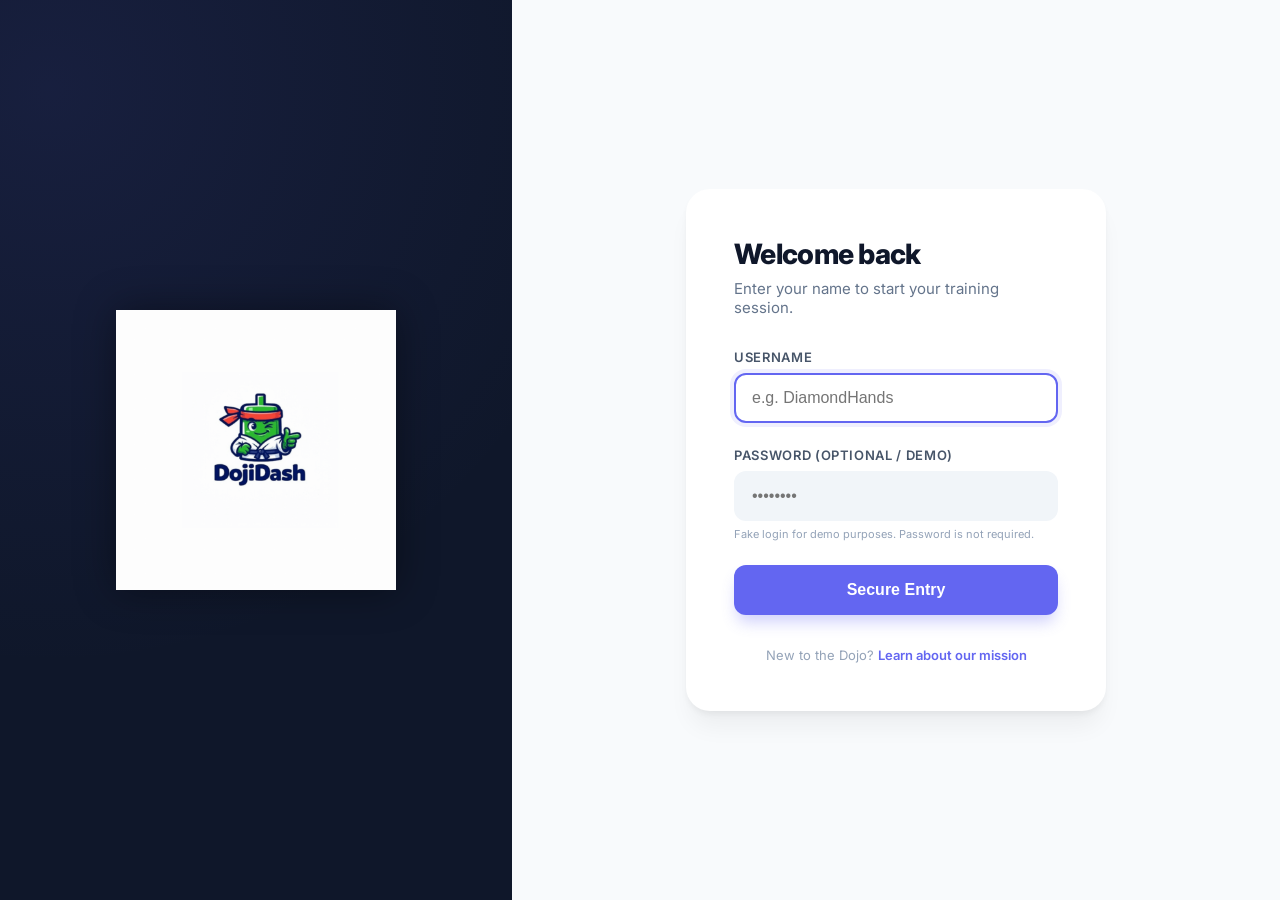
<file: learn.html>
<!DOCTYPE html>
<html lang="en">
<head>
<meta charset="UTF-8" />
<meta name="viewport" content="width=device-width, initial-scale=1.0" />
<title>Trading Intuition Trainer</title>
<link rel="preconnect" href="https://fonts.googleapis.com" />
<link href="https://fonts.googleapis.com/css2?family=Syne:wght@400;600;700;800&family=IBM+Plex+Mono:wght@400;500&display=swap" rel="stylesheet" />
<style>
  :root {
    --bg: #fcfcfd;
    --surface: #ffffff;
    --surface2: #f1f5f9;
    --border: rgba(0, 0, 0, 0.06);
    --accent: #6366f1; /* Indigo */
    --accent2: #47c8ff;
    --accent3: #ff6b47;
    --text: #0f172a;
    --text-dim: #64748b;
    --text-muted: #94a3b8;
    --green: #10b981;
    --red: #ef4444;
    --radius: 12px;
    --font-display: 'Inter', -apple-system, sans-serif;
    --font-mono: 'IBM Plex Mono', monospace;
  }

  *, *::before, *::after { box-sizing: border-box; margin: 0; padding: 0; }

  html { font-size: 16px; scroll-behavior: smooth; }

  /* ── CLEAN LAYOUT (No Noise) ── */
  body {
    background: var(--bg);
    color: var(--text);
    font-family: var(--font-display);
    min-height: 100vh;
    display: flex;
    flex-direction: column;
    overflow-x: hidden;
  }

  /* ── TOP NAV (Unified) ── */
  .top-nav {
    height: 72px;
    background: #0f172a;
    border-bottom: 1px solid rgba(255,255,255,0.1);
    display: flex;
    justify-content: space-between;
    align-items: center;
    padding: 0 40px;
    position: sticky;
    top: 0;
    z-index: 1000;
  }

  .nav-user {
    display: flex;
    align-items: center;
    justify-content: space-between;
    width: 100%;
    gap: 16px;
    font-size: 14px;
    font-weight: 500;
    color: rgba(255,255,255,0.7);
  }

  .nav-user strong { color: #fff; font-weight: 700; }

  .logout-link {
    color: #fff;
    text-decoration: none;
    font-size: 11px;
    font-weight: 700;
    text-transform: uppercase;
    letter-spacing: 0.1em;
    padding: 8px 16px;
    border: 1px solid rgba(255,255,255,0.2);
    border-radius: 8px;
    transition: all 0.2s ease;
    cursor: pointer;
    background: rgba(255,255,255,0.05);
  }

  .logout-link:hover {
    border-color: #ef4444;
    color: #fff;
    background: #ef4444;
  }

  .logo {
    font-size: 13px; font-weight: 700; letter-spacing: 0.18em;
    text-transform: uppercase; color: var(--accent);
    font-family: var(--font-mono);
  }

  .unit-tabs {
    display: flex; gap: 4px;
  }

  .unit-tab {
    padding: 6px 16px;
    border-radius: 6px;
    font-size: 12px; font-weight: 700; letter-spacing: 0.1em;
    text-transform: uppercase;
    background: transparent;
    border: 1px solid var(--border);
    color: var(--text-dim);
    cursor: pointer;
    font-family: var(--font-display);
    transition: all 0.2s;
  }

  .unit-tab.active {
    background: var(--accent);
    border-color: var(--accent);
    color: #000;
  }

  .unit-tab.locked {
    opacity: 0.3;
    cursor: not-allowed;
  }

  .unit-tab.unlocked:hover {
    border-color: var(--accent);
    color: var(--accent);
  }

  /* ── MAIN LAYOUT ── */
  .main {
    flex: 1;
    display: grid;
    grid-template-columns: 280px 1fr;
    gap: 0;
    max-width: 1200px;
    margin: 0 auto;
    width: 100%;
    padding: 40px 32px;
    gap: 32px;
  }

  /* ── SIDEBAR ── */
  .sidebar {
    display: flex; flex-direction: column; gap: 8px;
    background: white;
    padding: 24px;
    border-radius: 16px;
    border: 1px solid var(--border);
    box-shadow: 0 4px 6px -1px rgba(0,0,0,0.05);
  }

  .sidebar-label {
    font-size: 10px; font-weight: 700; letter-spacing: 0.15em;
    text-transform: uppercase; color: var(--text-dim);
    margin-bottom: 8px;
  }

  .lesson-nav-item {
    padding: 12px 14px;
    border-radius: 10px;
    border: 1px solid transparent;
    cursor: pointer;
    transition: all 0.2s;
    display: flex; align-items: center; gap: 12px;
  }

  .lesson-nav-item:hover { background: #f8fafc; }

  .lesson-nav-item.active {
    background: #f1f5f9;
    border-color: rgba(99, 102, 241, 0.1);
  }

  .lesson-nav-item.completed .nav-dot { background: var(--green); }
  .lesson-nav-item.question-type .nav-dot { background: var(--accent2); }

  .nav-dot {
    width: 6px; height: 6px;
    border-radius: 50%;
    background: #cbd5e1;
    flex-shrink: 0;
  }

  .nav-item-label {
    font-size: 13px; color: var(--text-dim);
    font-weight: 500;
  }

  .lesson-nav-item.active .nav-item-label { color: var(--accent); font-weight: 600; }
  .lesson-nav-item.active .nav-dot { background: var(--accent); }

  /* ── CONTENT AREA ── */
  .content-area {
    display: flex; flex-direction: column; gap: 32px;
    min-height: 0;
  }

  /* ── UNIT HEADER ── */
  .unit-header {
    display: flex; align-items: flex-start; justify-content: space-between;
    gap: 16px;
  }

  .unit-number {
    font-family: var(--font-mono);
    font-size: 11px; color: var(--accent);
    letter-spacing: 0.15em; text-transform: uppercase;
    margin-bottom: 6px;
  }

  .unit-title {
    font-size: 32px; font-weight: 800; line-height: 1.1;
    letter-spacing: -0.02em;
  }

  .progress-ring {
    flex-shrink: 0;
    width: 56px; height: 56px;
    position: relative;
  }

  .progress-ring svg { transform: rotate(-90deg); }

  .progress-ring circle {
    fill: none;
    stroke-width: 3;
  }

  .ring-bg { stroke: var(--border); }
  .ring-fill {
    stroke: var(--accent);
    stroke-linecap: round;
    transition: stroke-dashoffset 0.4s ease;
  }

  .ring-label {
    position: absolute; inset: 0;
    display: flex; align-items: center; justify-content: center;
    font-size: 11px; font-weight: 700;
    font-family: var(--font-mono);
    color: var(--accent);
  }

  /* ── CHART PLACEHOLDER ── */
  .chart-placeholder {
    width: 100%;
    aspect-ratio: 16/9;
    background: var(--surface);
    border: 1px solid var(--border);
    border-radius: var(--radius);
    position: relative;
    overflow: hidden;
    display: flex; align-items: center; justify-content: center;
  }

  .chart-placeholder canvas {
    position: absolute; inset: 0;
    width: 100%; height: 100%;
  }

  .chart-label {
    font-family: var(--font-mono);
    font-size: 11px; color: var(--text-muted);
    letter-spacing: 0.1em; text-transform: uppercase;
    z-index: 2;
  }

  /* ── LESSON CARD ── */
  .lesson-card {
    background: var(--surface);
    border: 1px solid var(--border);
    border-radius: 20px;
    padding: 32px 40px;
    display: none;
    box-shadow: 0 4px 6px -1px rgba(0,0,0,0.05);
    animation: cardIn 0.4s cubic-bezier(0.16, 1, 0.3, 1);
  }

  .lesson-card.visible { display: block; }

  @keyframes cardIn {
    from { opacity: 0; transform: translateY(8px); }
    to   { opacity: 1; transform: translateY(0); }
  }

  .card-eyebrow {
    font-family: var(--font-mono);
    font-size: 10px; font-weight: 500;
    letter-spacing: 0.15em; text-transform: uppercase;
    color: var(--text-muted); margin-bottom: 12px;
  }

  .card-eyebrow span { color: var(--accent); }

  .lesson-text {
    font-size: 17px; line-height: 1.65;
    color: var(--text);
    font-weight: 400;
  }

  /* ── INTRO CARD ── */
  .intro-card {
    background: linear-gradient(135deg, var(--surface) 0%, var(--surface2) 100%);
    border: 1px solid var(--border);
    border-radius: var(--radius);
    padding: 28px 32px;
    display: none;
  }

  .intro-card.visible { display: block; }

  .intro-intro { font-size: 15px; line-height: 1.7; color: var(--text); margin-bottom: 20px; }

  .intro-grid {
    display: grid; grid-template-columns: 1fr 1fr 1fr; gap: 16px;
    margin-top: 20px;
  }

  .intro-block {
    background: var(--bg);
    border: 1px solid var(--border);
    border-radius: 8px;
    padding: 16px;
  }

  .intro-block-label {
    font-family: var(--font-mono);
    font-size: 9px; letter-spacing: 0.18em; text-transform: uppercase;
    color: var(--text-muted); margin-bottom: 8px;
  }

  .intro-block-label.learn { color: var(--accent); }
  .intro-block-label.matters { color: var(--accent2); }
  .intro-block-label.unlocks { color: var(--accent3); }

  .intro-block p { font-size: 13px; line-height: 1.55; color: var(--text-dim); }

  /* ── QUESTION CARD ── */
  .question-card {
    background: var(--surface);
    border: 1px solid var(--border);
    border-radius: var(--radius);
    padding: 28px 32px;
    display: none;
  }

  .question-card.visible { display: block; animation: cardIn 0.3s ease; }

  .question-badge {
    display: inline-flex; align-items: center; gap: 6px;
    background: rgba(71,200,255,0.1);
    border: 1px solid rgba(71,200,255,0.25);
    border-radius: 6px;
    padding: 4px 10px;
    font-family: var(--font-mono);
    font-size: 10px; letter-spacing: 0.12em; text-transform: uppercase;
    color: var(--accent2);
    margin-bottom: 16px;
  }

  .question-text {
    font-size: 18px; font-weight: 600; line-height: 1.5;
    margin-bottom: 20px;
    color: var(--text);
  }

  .options-list {
    display: flex; flex-direction: column; gap: 10px;
    margin-bottom: 24px;
  }

  .option-btn {
    background: var(--bg);
    border: 1px solid var(--border);
    border-radius: 8px;
    padding: 14px 18px;
    text-align: left;
    cursor: pointer;
    font-family: var(--font-display);
    font-size: 14px; color: var(--text-dim);
    transition: all 0.15s;
    display: flex; align-items: center; gap: 12px;
  }

  .option-btn:hover:not(:disabled) {
    border-color: var(--accent2);
    color: var(--text);
    background: rgba(71,200,255,0.04);
  }

  .option-btn.selected {
    border-color: var(--accent2);
    color: var(--text);
    background: rgba(71,200,255,0.08);
  }

  .option-btn.correct {
    border-color: var(--green);
    background: rgba(74,222,128,0.08);
    color: var(--green);
  }

  .option-btn.wrong {
    border-color: var(--red);
    background: rgba(248,113,113,0.08);
    color: var(--red);
  }

  .option-letter {
    width: 22px; height: 22px;
    border-radius: 4px;
    background: var(--surface2);
    display: flex; align-items: center; justify-content: center;
    font-family: var(--font-mono);
    font-size: 11px; font-weight: 500;
    flex-shrink: 0;
  }

  .feedback-strip {
    padding: 12px 16px;
    border-radius: 8px;
    font-size: 13px; line-height: 1.5;
    margin-bottom: 8px;
    display: none;
  }

  .feedback-strip.correct { background: rgba(74,222,128,0.1); border: 1px solid rgba(74,222,128,0.25); color: var(--green); }
  .feedback-strip.wrong   { background: rgba(248,113,113,0.1); border: 1px solid rgba(248,113,113,0.25); color: var(--red); }
  .feedback-strip.visible { display: block; }

  /* ── COMPLETE SCREEN ── */
  .complete-screen {
    display: none;
    flex-direction: column; align-items: center; justify-content: center;
    text-align: center; padding: 60px 32px;
    background: var(--surface);
    border: 1px solid var(--border);
    border-radius: var(--radius);
    animation: cardIn 0.4s ease;
  }

  .complete-screen.visible { display: flex; }

  .complete-icon {
    width: 72px; height: 72px;
    background: var(--accent);
    border-radius: 50%;
    display: flex; align-items: center; justify-content: center;
    margin-bottom: 24px;
    font-size: 32px;
  }

  .complete-title {
    font-size: 28px; font-weight: 800; margin-bottom: 12px;
    letter-spacing: -0.02em;
  }

  .complete-subtitle {
    font-size: 15px; color: var(--text-dim);
    max-width: 400px; line-height: 1.6; margin-bottom: 32px;
  }

  .complete-unlocks {
    background: rgba(232,255,71,0.06);
    border: 1px solid rgba(232,255,71,0.2);
    border-radius: 8px;
    padding: 16px 24px;
    font-size: 13px; color: var(--accent);
    margin-bottom: 32px;
    max-width: 400px;
    font-family: var(--font-mono);
  }

  .score-row {
    display: flex; gap: 32px; margin-bottom: 32px;
  }

  .score-item {
    display: flex; flex-direction: column; align-items: center; gap: 4px;
  }

  .score-num {
    font-size: 36px; font-weight: 800;
    font-family: var(--font-mono);
    color: var(--accent);
  }

  .score-label {
    font-size: 11px; color: var(--text-muted);
    letter-spacing: 0.12em; text-transform: uppercase;
  }

  /* ── ACTION BAR ── */
  .action-bar {
    display: flex; align-items: center; justify-content: space-between;
    gap: 12px;
    padding-top: 4px;
  }

  .nav-btns {
    display: flex; gap: 8px;
  }

  .btn {
    padding: 10px 22px;
    border-radius: 8px;
    font-family: var(--font-display);
    font-size: 13px; font-weight: 700;
    letter-spacing: 0.04em;
    cursor: pointer;
    transition: all 0.15s;
    border: none;
  }

  .btn-ghost {
    background: transparent;
    border: 1px solid var(--border);
    color: var(--text-dim);
  }

  .btn-ghost:hover { border-color: var(--text-dim); color: var(--text); }

  .btn-primary {
    background: var(--accent);
    color: #000;
  }

  .btn-primary:hover { background: #d4eb30; }
  .btn-primary:disabled { opacity: 0.4; cursor: not-allowed; }

  .btn-secondary {
    background: var(--accent2);
    color: #000;
  }

  .btn-secondary:hover { background: #30b8e8; }

  .btn-icon {
    padding: 10px 14px;
    background: transparent;
    border: 1px solid var(--border);
    color: var(--text-dim);
    border-radius: 8px;
    cursor: pointer;
    font-size: 14px;
    transition: all 0.15s;
  }

  .btn-icon:hover { border-color: var(--text-dim); color: var(--text); }

  /* ── SUMMARY BAR ── */
  .summary-bar {
    background: var(--surface2);
    border: 1px solid var(--border);
    border-radius: 8px;
    padding: 12px 20px;
    font-size: 13px; color: var(--text-dim);
    line-height: 1.5;
    font-style: italic;
    display: none;
  }

  .summary-bar.visible { display: block; }

  /* ── HIDE HELPERS ── */
  .hidden { display: none !important; }
</style>
</head>
<body>

<!-- TOP BAR -->
<nav class="top-nav">
  <div class="nav-user">
      <span id="userGreeting">Welcome, <strong id="currentUsername">...</strong></span>
      <div style="display:flex; gap: 12px;">
          <button onclick="window.location.href='index.html'" class="logout-link" style="border-color: rgba(255,255,255,0.2);">← Dashboard</button>
          <button id="logoutBtn" class="logout-link">Logout</button>
      </div>
  </div>
</nav>

<!-- MAIN -->
<main class="main">

  <!-- SIDEBAR NAV -->
  <aside class="sidebar" id="sidebar">
    <div class="sidebar-label">In this unit</div>
    <div id="navList"></div>
  </aside>

  <!-- CONTENT -->
  <section class="content-area">

    <!-- UNIT HEADER -->
    <div class="unit-header">
      <div>
        <div class="unit-number" id="unitNumber"></div>
        <h1 class="unit-title" id="unitTitle"></h1>
      </div>
      <div class="progress-ring">
        <svg width="56" height="56" viewBox="0 0 56 56">
          <circle class="ring-bg" cx="28" cy="28" r="24"/>
          <circle class="ring-fill" id="ringFill" cx="28" cy="28" r="24"
            stroke-dasharray="150.8" stroke-dashoffset="150.8"/>
        </svg>
        <div class="ring-label" id="ringLabel">0%</div>
      </div>
    </div>

    <!-- CHART PLACEHOLDER -->
    <div class="chart-placeholder" id="chartArea">
      <canvas id="chartCanvas"></canvas>
      <span class="chart-label" id="chartLabel">chart visualization</span>
    </div>

    <!-- INTRO CARD -->
    <div class="intro-card" id="introCard">
      <p class="intro-intro" id="introText"></p>
      <div class="intro-grid">
        <div class="intro-block">
          <div class="intro-block-label learn">What you'll learn</div>
          <p id="introLearn"></p>
        </div>
        <div class="intro-block">
          <div class="intro-block-label matters">Why it matters</div>
          <p id="introMatters"></p>
        </div>
        <div class="intro-block">
          <div class="intro-block-label unlocks">What it unlocks</div>
          <p id="introUnlocks"></p>
        </div>
      </div>
    </div>

    <!-- LESSON CARD -->
    <div class="lesson-card" id="lessonCard">
      <div class="card-eyebrow">Lesson <span id="lessonIndex"></span></div>
      <p class="lesson-text" id="lessonText"></p>
    </div>

    <!-- QUESTION CARD -->
    <div class="question-card" id="questionCard">
      <div class="question-badge">Practice Question</div>
      <p class="question-text" id="questionText"></p>
      <div class="options-list" id="optionsList"></div>
      <div class="feedback-strip" id="feedbackStrip"></div>
    </div>

    <!-- SUMMARY BAR -->
    <div class="summary-bar" id="summaryBar"></div>

    <!-- COMPLETE SCREEN -->
    <div class="complete-screen" id="completeScreen">
      <div class="complete-icon">✓</div>
      <h2 class="complete-title" id="completeTitle"></h2>
      <p class="complete-subtitle" id="completeSubtitle"></p>
      <div class="score-row">
        <div class="score-item">
          <div class="score-num" id="scoreCorrect">0</div>
          <div class="score-label">Correct</div>
        </div>
        <div class="score-item">
          <div class="score-num" id="scoreTotal">0</div>
          <div class="score-label">Questions</div>
        </div>
      </div>
      <div class="complete-unlocks" id="completeUnlocks"></div>
      <button class="btn btn-secondary" id="nextUnitBtn">Next Unit →</button>
    </div>

    <!-- ACTION BAR -->
    <div class="action-bar" id="actionBar">
      <div class="nav-btns">
        <button class="btn btn-icon" id="prevBtn" title="Previous">←</button>
        <button class="btn btn-icon" id="nextBtn" title="Next">→</button>
      </div>
      <div style="display:flex;gap:8px;">
        <button class="btn btn-ghost hidden" id="submitBtn">Submit Answer</button>
        <button class="btn btn-primary" id="continueBtn">Continue →</button>
      </div>
    </div>

  </section>
</main>

<script>
// ═══════════════════════════════════════════════════════════════
// CURRICULUM DATA
// ═══════════════════════════════════════════════════════════════

const CURRICULUM = [
  {
    id: 1,
    title: "Candle Anatomy",
    intro: "Every price chart is built from candlesticks. Before you can read a chart, you need to understand what a single candle is actually telling you. Think of it like learning the alphabet — once you know each letter, you can start reading words.",
    learn: "How to read direction, body size, doji candles, wicks, and what sequences of candles tell you.",
    matters: "Candlesticks are the alphabet of charts. Everything else builds on this.",
    unlocks: "You'll start seeing movement and intention instead of random colored rectangles.",
    summary: "Every candle tells a story about buyers and sellers. Direction, size, and shape are your clues.",
    lessons: [
      { text: "A candlestick represents price movement over a period of time — it could be one minute, one hour, or one day." },
      { text: "The opening price is where trading started for that period. The closing price is where it ended." },
      { text: "If the close is higher than the open, the candle is bullish (usually shown in green). Buyers won that round." },
      { text: "If the close is lower than the open, the candle is bearish (usually shown in red). Sellers won that round." },
      { text: "The body of the candle is the filled rectangle between the open and the close. A big body means a strong move." },
      { text: "A small body means the price didn't move much from where it started — buyers and sellers were roughly equal." },
      { text: "A doji is a candle where the open and close are nearly the same. It signals indecision — nobody's in control." },
      { text: "The wicks (also called shadows) extend above and below the body. They show how far price moved before reversing." },
      { text: "A long upper wick means buyers pushed price up, but sellers came in and pushed it back down before the close." },
      { text: "A sequence of candles in one direction is a trend. Mixed candles with no clear direction is called chop — avoid trading in chop." }
    ],
    questions: [
      {
        text: "A green (bullish) candle means:",
        options: ["The close was lower than the open", "The close was higher than the open", "The price didn't move", "Volume was high"],
        correct: 1,
        explanation: "Green (bullish) candles form when price closes higher than it opened — buyers were in control."
      },
      {
        text: "What does a large candle body tell you?",
        options: ["The market was quiet", "There was a strong move in one direction", "Price reversed sharply", "Volume was low"],
        correct: 1,
        explanation: "A big body means price moved a lot from open to close — one side (buyers or sellers) dominated the period."
      },
      {
        text: "A doji candle suggests:",
        options: ["A strong bullish trend", "Sellers are winning", "Neither buyers nor sellers are in control", "Price is about to crash"],
        correct: 2,
        explanation: "Doji candles form when open and close are nearly identical — a sign of indecision and balance between buyers and sellers."
      },
      {
        text: "A long upper wick on a candle means:",
        options: ["Buyers stayed in control all period", "Price tried to go higher but sellers pushed it back down", "Volume was zero", "The candle is bullish"],
        correct: 1,
        explanation: "An upper wick shows that price tested higher levels, but sellers came in and drove it back down before the close."
      },
      {
        text: "What is 'chop' in a price chart?",
        options: ["A strong uptrend", "A series of candles with no clear direction", "High-volume buying", "A reversal pattern"],
        correct: 1,
        explanation: "Chop refers to mixed, directionless price action — candles go up and down without a clear trend, making it hard to trade."
      }
    ]
  },
  {
    id: 2,
    title: "Volume",
    intro: "A candle alone can mislead you. Volume is what gives each candle its weight. A big green candle on no volume is very different from a big green candle on massive volume. Learning to read volume is like learning to tell the difference between a whisper and a shout.",
    learn: "What high and low volume mean, how to spot volume spikes, and why quiet markets behave differently from active ones.",
    matters: "Volume is the context behind every candle. Without it, you're only seeing half the picture.",
    unlocks: "You'll be able to tell strong moves from weak ones, and real moves from fake-outs.",
    summary: "Volume tells you how many people participated in a move. More participants usually means more conviction.",
    lessons: [
      { text: "Volume measures how many shares, contracts, or units were traded during a candle's time period." },
      { text: "High volume means a lot of people were trading — the move had participation and energy behind it." },
      { text: "Low volume means fewer people were involved — moves on thin volume are less trustworthy." },
      { text: "A big price move on high volume is a strong signal. Many participants agreed that price should go that direction." },
      { text: "A big price move on low volume is a weak signal. It can reverse quickly because not many people backed the move." },
      { text: "A volume spike — a sudden jump in trading activity — means something got attention. News, earnings, or a breakout often cause spikes." },
      { text: "Volume dropping off usually means the market is going quiet. Fewer participants means tighter, less exciting price action." },
      { text: "Rising price on rising volume is the healthiest kind of uptrend. Both price and participation are growing together." },
      { text: "Rising price on falling volume can be a warning sign — the move may be running out of buyers." },
      { text: "Volume bars are usually shown below the price chart as a histogram. Taller bars mean more activity." }
    ],
    questions: [
      {
        text: "A big price move on very low volume should make you:",
        options: ["Confident in the move", "Suspicious — it might not last", "Buy immediately", "Ignore volume entirely"],
        correct: 1,
        explanation: "Low-volume moves lack participation. Without many traders backing the move, it can easily reverse."
      },
      {
        text: "What does a volume spike usually indicate?",
        options: ["A calm, quiet market", "Something grabbed the market's attention — news, a breakout, or major interest", "Price is about to reverse", "The chart is broken"],
        correct: 1,
        explanation: "Volume spikes happen when a lot of people suddenly want to trade — often triggered by news, earnings reports, or key price levels being hit."
      },
      {
        text: "Rising price + rising volume is generally:",
        options: ["A warning sign", "The healthiest type of uptrend", "A sign the trend is ending", "Irrelevant"],
        correct: 1,
        explanation: "When both price and volume rise together, more participants are joining the move — that's strong confirmation."
      },
      {
        text: "Low volume in a market typically means:",
        options: ["A crash is coming", "Fewer participants and less reliable price moves", "The trend is very strong", "Volume doesn't matter"],
        correct: 1,
        explanation: "When fewer traders are active, price can drift without conviction. Low-volume moves are easier to manipulate and more likely to reverse."
      },
      {
        text: "Rising price on falling volume suggests:",
        options: ["The uptrend is gaining strength", "The move may be losing its buyers", "Sellers have given up", "A major breakout is starting"],
        correct: 1,
        explanation: "If price keeps going up but fewer people are buying, the move is becoming weaker. It can be an early warning that the trend may stall."
      }
    ]
  },
  {
    id: 3,
    title: "Volatility",
    intro: "Markets don't always move the same way. Sometimes they explode with big, wild candles. Other times they barely move at all. Volatility is just the word we use to describe how much a market is moving — and it tells you a lot about what kind of environment you're in.",
    learn: "What high and low volatility look like, what long wicks signal, and what it means when candles compress into tight ranges.",
    matters: "Volatility is the texture of the market. It tells you whether conditions are calm, chaotic, or about to change.",
    unlocks: "You'll be able to read whether a market is resting or raging, and spot when a big move might be building.",
    summary: "Volatility is the market's mood. Reading it helps you know whether to act or wait.",
    lessons: [
      { text: "Volatility describes how much a market's price moves over a given period. High volatility = big moves. Low volatility = small moves." },
      { text: "A candle with a large range from high to low — even if it has a small body — indicates high volatility in that period." },
      { text: "A candle with a tiny range from high to low indicates low volatility. The market barely moved." },
      { text: "Long wicks on candles are a sign of instability — price tried to go somewhere but got rejected hard." },
      { text: "Multiple candles with long wicks in a row means the market is struggling to find direction. It's unstable and unpredictable." },
      { text: "Tight, small candles clustered together are called compression. The market is coiling — often a sign that a bigger move is coming." },
      { text: "Volatility tends to expand after compression. A long quiet period often leads to a sharp breakout in one direction." },
      { text: "High volatility can mean opportunity, but it also means more risk. Prices can move against you just as fast as they move for you." },
      { text: "Low volatility is not boring — it's information. It tells you the market is resting, waiting, or gathering energy." },
      { text: "Experienced traders pay close attention to when volatility shifts. A sudden expansion in candle size after a quiet period is often significant." }
    ],
    questions: [
      {
        text: "What does a candle with a very large range (high to low) tell you?",
        options: ["The market was quiet", "Volatility was high during that period", "Volume must have been low", "It's a doji"],
        correct: 1,
        explanation: "A large candle range means price moved a lot — that's high volatility. Whether that's good or bad depends on the context."
      },
      {
        text: "What do multiple long wicks in a row suggest?",
        options: ["A strong, clean trend", "The market is unstable and struggling for direction", "Volume is rising", "A breakout just happened"],
        correct: 1,
        explanation: "Repeated long wicks show price keeps getting rejected. It's a sign of instability — neither buyers nor sellers can gain lasting control."
      },
      {
        text: "What is 'compression' in price action?",
        options: ["A series of huge candles", "Tight, small candles clustering together in a narrow range", "A sharp drop in price", "High volume combined with low price movement"],
        correct: 1,
        explanation: "Compression is when candles become small and tight. The market is coiling — often a precursor to a larger move."
      },
      {
        text: "Low volatility in a market most likely means:",
        options: ["Nothing is happening and it doesn't matter", "The market is resting, waiting, or gathering energy", "A crash is guaranteed next", "Volume is always high"],
        correct: 1,
        explanation: "Low volatility is a phase, not a permanent state. It often means the market is compressing before its next expansion."
      },
      {
        text: "After a long period of tight, low-volatility candles, what often follows?",
        options: ["More tight candles forever", "A volatility expansion — a sharp move in one direction", "Doji candles appear", "Volume disappears completely"],
        correct: 1,
        explanation: "Markets cycle between compression and expansion. After a quiet stretch, volatility tends to expand — often with a notable breakout."
      }
    ]
  }
];

// ═══════════════════════════════════════════════════════════════
// STATE & AUTH
// ═══════════════════════════════════════════════════════════════

// ── AUTH CHECK ──
const username = localStorage.getItem("username");
if (!username) {
    window.location.href = "login.html";
} else {
    document.getElementById("currentUsername").textContent = username;
}

// ── LOGOUT ──
document.getElementById("logoutBtn").addEventListener("click", () => {
    localStorage.removeItem("username");
    window.location.href = "login.html";
});

const state = {
  currentUnit: 0,
  currentCardIndex: 0,
  answeredQuestions: {},   // { "unitId-qIndex": true/false }
  unlockedUnits: [0],
  scores: {},              // { unitId: { correct, total } }
  selectedOption: null,
  submitted: false
};

// Card sequence for a unit: intro (0), lessons (1..N), questions (N+1..)
function buildCardSequence(unit) {
  const cards = [];
  cards.push({ type: 'intro' });
  unit.lessons.forEach((l, i) => cards.push({ type: 'lesson', index: i }));
  unit.questions.forEach((q, i) => cards.push({ type: 'question', index: i }));
  cards.push({ type: 'complete' });
  return cards;
}

// ═══════════════════════════════════════════════════════════════
// CHART DRAWINGS
// ═══════════════════════════════════════════════════════════════

const CHART_THEMES = [
  // Unit 1 — candle sequence
  (ctx, w, h) => {
    ctx.clearRect(0, 0, w, h);
    const candles = [
      { o:0.5,  c:0.62, lo:0.44, hi:0.66, bull:true },
      { o:0.62, c:0.58, lo:0.53, hi:0.67, bull:false },
      { o:0.58, c:0.58, lo:0.51, hi:0.65, bull:false }, // doji-ish
      { o:0.58, c:0.72, lo:0.54, hi:0.76, bull:true },
      { o:0.72, c:0.68, lo:0.64, hi:0.8,  bull:false }, // long wick
      { o:0.68, c:0.78, lo:0.65, hi:0.82, bull:true },
      { o:0.78, c:0.75, lo:0.7,  hi:0.84, bull:false },
      { o:0.75, c:0.82, lo:0.72, hi:0.85, bull:true },
    ];
    const cw = w / (candles.length * 2 + 1);
    candles.forEach((c, i) => {
      const x = cw * (i * 2 + 1.5);
      const color = c.bull ? '#4ade80' : '#f87171';
      ctx.strokeStyle = color; ctx.lineWidth = 1.5;
      ctx.beginPath();
      ctx.moveTo(x, h - c.hi * h * 0.75 - h * 0.1);
      ctx.lineTo(x, h - c.lo * h * 0.75 - h * 0.1);
      ctx.stroke();
      const top = h - Math.max(c.o, c.c) * h * 0.75 - h * 0.1;
      const bot = h - Math.min(c.o, c.c) * h * 0.75 - h * 0.1;
      const bh = Math.max(bot - top, 2);
      ctx.fillStyle = color;
      ctx.fillRect(x - cw * 0.5, top, cw, bh);
    });
    // labels
    ctx.fillStyle = 'rgba(232,255,71,0.5)';
    ctx.font = '10px IBM Plex Mono';
    ctx.fillText('BODY', 35, h - 0.62 * h * 0.75 - h * 0.1 + 8);
    ctx.fillText('WICK', w - 80, h - 0.8 * h * 0.75 - h * 0.1);
  },
  // Unit 2 — candles + volume bars
  (ctx, w, h) => {
    ctx.clearRect(0, 0, w, h);
    const data = [
      { price:0.5,  pvol:0.2,  bull:true  },
      { price:0.55, pvol:0.35, bull:true  },
      { price:0.52, pvol:0.15, bull:false },
      { price:0.6,  pvol:0.8,  bull:true  }, // spike
      { price:0.65, pvol:0.6,  bull:true  },
      { price:0.62, pvol:0.25, bull:false },
      { price:0.58, pvol:0.18, bull:false },
      { price:0.7,  pvol:0.9,  bull:true  }, // spike
    ];
    const n = data.length;
    const cw = w / (n * 2 + 1);
    const priceH = h * 0.55;
    const volH = h * 0.3;
    const volY = h * 0.65;
    // divider
    ctx.strokeStyle = 'rgba(30,35,48,1)'; ctx.lineWidth = 1;
    ctx.beginPath(); ctx.moveTo(0, volY); ctx.lineTo(w, volY); ctx.stroke();
    data.forEach((d, i) => {
      const x = cw * (i * 2 + 1.5);
      const color = d.bull ? '#4ade80' : '#f87171';
      // candle body
      const bodyH = 0.08 * priceH;
      const bodyY = priceH - d.price * priceH * 0.85 - h * 0.02;
      ctx.fillStyle = color;
      ctx.fillRect(x - cw * 0.5, bodyY, cw, bodyH);
      // wick
      ctx.strokeStyle = color; ctx.lineWidth = 1.5;
      ctx.beginPath();
      ctx.moveTo(x, bodyY - bodyH * 0.8); ctx.lineTo(x, bodyY + bodyH * 1.8);
      ctx.stroke();
      // vol bar
      const vbH = d.pvol * volH;
      ctx.fillStyle = d.pvol > 0.6 ? 'rgba(232,255,71,0.7)' : (d.bull ? 'rgba(74,222,128,0.4)' : 'rgba(248,113,113,0.4)');
      ctx.fillRect(x - cw * 0.5, volY + (volH - vbH), cw, vbH);
    });
    ctx.fillStyle = 'rgba(107,114,128,0.8)';
    ctx.font = '9px IBM Plex Mono';
    ctx.fillText('PRICE', 8, 18);
    ctx.fillText('VOLUME', 8, volY + 16);
    ctx.fillStyle = 'rgba(232,255,71,0.6)';
    ctx.fillText('↑ SPIKE', cw * 7.5 - 20, volY + 26);
  },
  // Unit 3 — volatility expansion
  (ctx, w, h) => {
    ctx.clearRect(0, 0, w, h);
    const data = [
      { r:0.05, lo:0.5 }, { r:0.04, lo:0.52 }, { r:0.03, lo:0.51 }, // compression
      { r:0.04, lo:0.51 }, { r:0.05, lo:0.5  }, { r:0.03, lo:0.52 },
      { r:0.18, lo:0.48 }, // breakout
      { r:0.22, lo:0.58 }, { r:0.20, lo:0.68 }, { r:0.16, lo:0.72 }, // expansion
    ];
    const n = data.length;
    const cw = w / (n * 2 + 1);
    const margin = h * 0.1;
    const availH = h - margin * 2;
    // compression bracket
    ctx.strokeStyle = 'rgba(71,200,255,0.3)'; ctx.lineWidth = 1;
    ctx.setLineDash([4,4]);
    const cx1 = cw * 0.5, cx2 = cw * 13;
    ctx.strokeRect(cx1, h * 0.42, cx2 - cx1, h * 0.18);
    ctx.setLineDash([]);
    ctx.fillStyle = 'rgba(71,200,255,0.5)';
    ctx.font = '9px IBM Plex Mono';
    ctx.fillText('COMPRESSION', cx1 + 4, h * 0.42 - 4);
    data.forEach((d, i) => {
      const x = cw * (i * 2 + 1.5);
      const bull = i % 2 === 0;
      const color = bull ? '#4ade80' : '#f87171';
      const mid = margin + (1 - d.lo) * availH;
      const bodyH = d.r * availH;
      ctx.fillStyle = color;
      ctx.fillRect(x - cw * 0.45, mid - bodyH / 2, cw * 0.9, bodyH);
      ctx.strokeStyle = color; ctx.lineWidth = 1.5;
      ctx.beginPath();
      ctx.moveTo(x, mid - bodyH * 1.4); ctx.lineTo(x, mid + bodyH * 1.4);
      ctx.stroke();
    });
    ctx.fillStyle = 'rgba(232,255,71,0.5)';
    ctx.font = '9px IBM Plex Mono';
    ctx.fillText('↑ EXPANSION', cw * 13.5, h * 0.3);
  }
];

function drawChart(unitIndex) {
  const canvas = document.getElementById('chartCanvas');
  const container = document.getElementById('chartArea');
  const label = document.getElementById('chartLabel');
  const labels = ['Candle Anatomy', 'Volume Context', 'Volatility Expansion'];
  label.textContent = '';
  canvas.width = container.offsetWidth;
  canvas.height = container.offsetHeight;
  const ctx = canvas.getContext('2d');
  if (CHART_THEMES[unitIndex]) CHART_THEMES[unitIndex](ctx, canvas.width, canvas.height);
}

// ═══════════════════════════════════════════════════════════════
// RENDER
// ═══════════════════════════════════════════════════════════════

function render() {
  const unit = CURRICULUM[state.currentUnit];
  const cards = buildCardSequence(unit);
  const card = cards[state.currentCardIndex];
  const total = cards.length;

  // Unit header
  document.getElementById('unitNumber').textContent = `Unit ${unit.id}`;
  document.getElementById('unitTitle').textContent = unit.title;

  // Progress ring
  const pct = Math.round((state.currentCardIndex / (total - 1)) * 100);
  const circ = 150.8;
  const offset = circ - (pct / 100) * circ;
  document.getElementById('ringFill').style.strokeDashoffset = offset;
  document.getElementById('ringLabel').textContent = pct + '%';

  // Draw chart
  drawChart(state.currentUnit);

  // Sidebar
  renderSidebar(unit, cards);

  // Hide all panels
  document.getElementById('introCard').classList.remove('visible');
  document.getElementById('lessonCard').classList.remove('visible');
  document.getElementById('questionCard').classList.remove('visible');
  document.getElementById('completeScreen').classList.remove('visible');
  document.getElementById('summaryBar').classList.remove('visible');
  document.getElementById('actionBar').style.display = 'flex';
  document.getElementById('submitBtn').classList.add('hidden');
  document.getElementById('continueBtn').classList.remove('hidden');

  if (card.type === 'intro') renderIntro(unit);
  else if (card.type === 'lesson') renderLesson(unit, card.index, cards);
  else if (card.type === 'question') renderQuestion(unit, card.index);
  else if (card.type === 'complete') renderComplete(unit);

  // Nav arrows
  document.getElementById('prevBtn').disabled = state.currentCardIndex === 0;
  document.getElementById('nextBtn').disabled = state.currentCardIndex >= total - 1;
}

function renderSidebar(unit, cards) {
  const list = document.getElementById('navList');
  list.innerHTML = '';
  cards.forEach((card, i) => {
    if (card.type === 'complete') return;
    const div = document.createElement('div');
    div.className = 'lesson-nav-item';
    if (i === state.currentCardIndex) div.classList.add('active');
    if (card.type === 'question') div.classList.add('question-type');
    const key = `${unit.id}-${card.index}`;
    if (card.type !== 'intro' && state.answeredQuestions[key] !== undefined) div.classList.add('completed');

    const dot = document.createElement('div'); dot.className = 'nav-dot';
    const label = document.createElement('div'); label.className = 'nav-item-label';

    if (card.type === 'intro') label.textContent = 'Introduction';
    else if (card.type === 'lesson') label.textContent = `Lesson ${card.index + 1}: ${truncate(unit.lessons[card.index].text, 38)}`;
    else if (card.type === 'question') label.textContent = `Q${card.index + 1}: ${truncate(unit.questions[card.index].text, 38)}`;

    div.appendChild(dot); div.appendChild(label);
    div.addEventListener('click', () => { state.currentCardIndex = i; state.selectedOption = null; state.submitted = false; render(); });
    list.appendChild(div);
  });
}

function truncate(str, n) { return str.length > n ? str.slice(0, n) + '…' : str; }

function renderIntro(unit) {
  document.getElementById('introCard').classList.add('visible');
  document.getElementById('introText').textContent = unit.intro;
  document.getElementById('introLearn').textContent = unit.learn;
  document.getElementById('introMatters').textContent = unit.matters;
  document.getElementById('introUnlocks').textContent = unit.unlocks;
  document.getElementById('continueBtn').textContent = 'Start Learning →';
}

function renderLesson(unit, index, cards) {
  document.getElementById('lessonCard').classList.add('visible');
  document.getElementById('lessonIndex').textContent = `${index + 1} of ${unit.lessons.length}`;
  document.getElementById('lessonText').textContent = unit.lessons[index].text;

  // Show summary on last lesson
  const isLastLesson = index === unit.lessons.length - 1;
  if (isLastLesson) {
    const bar = document.getElementById('summaryBar');
    bar.textContent = '📌 ' + unit.summary;
    bar.classList.add('visible');
  }

  document.getElementById('continueBtn').textContent = 'Continue →';
}

function renderQuestion(unit, index) {
  const q = unit.questions[index];
  const key = `${unit.id}-${index}`;
  const alreadyAnswered = state.answeredQuestions[key] !== undefined;

  document.getElementById('questionCard').classList.add('visible');
  document.getElementById('questionText').textContent = q.text;

  const list = document.getElementById('optionsList');
  list.innerHTML = '';
  const letters = ['A', 'B', 'C', 'D'];
  q.options.forEach((opt, i) => {
    const btn = document.createElement('button');
    btn.className = 'option-btn';
    btn.innerHTML = `<span class="option-letter">${letters[i]}</span>${opt}`;

    if (alreadyAnswered) {
      btn.disabled = true;
      if (i === q.correct) btn.classList.add('correct');
      else if (i === state.selectedOption && i !== q.correct) btn.classList.add('wrong');
    } else if (state.submitted) {
      btn.disabled = true;
      if (i === q.correct) btn.classList.add('correct');
      else if (i === state.selectedOption) btn.classList.add('wrong');
    } else {
      if (i === state.selectedOption) btn.classList.add('selected');
      btn.addEventListener('click', () => selectOption(i));
    }
    list.appendChild(btn);
  });

  const feedback = document.getElementById('feedbackStrip');
  const wasCorrect = state.answeredQuestions[key];
  if (alreadyAnswered || state.submitted) {
    const correct = alreadyAnswered ? wasCorrect : (state.selectedOption === q.correct);
    feedback.textContent = correct ? `✓ Correct! ${q.explanation}` : `✗ Not quite. ${q.explanation}`;
    feedback.className = `feedback-strip visible ${correct ? 'correct' : 'wrong'}`;
  } else {
    feedback.className = 'feedback-strip';
    feedback.textContent = '';
  }

  // Buttons
  const submitBtn = document.getElementById('submitBtn');
  const continueBtn = document.getElementById('continueBtn');
  if (!alreadyAnswered && !state.submitted) {
    submitBtn.classList.remove('hidden');
    continueBtn.classList.add('hidden');
    submitBtn.disabled = state.selectedOption === null;
  } else {
    submitBtn.classList.add('hidden');
    continueBtn.classList.remove('hidden');
    continueBtn.textContent = 'Continue →';
  }
}

function renderComplete(unit) {
  document.getElementById('completeScreen').classList.add('visible');
  document.getElementById('actionBar').style.display = 'none';
  document.getElementById('completeTitle').textContent = `Unit ${unit.id} Complete!`;
  document.getElementById('completeSubtitle').textContent = unit.summary;
  document.getElementById('completeUnlocks').textContent = '🔓 ' + unit.unlocks;

  const score = state.scores[unit.id] || { correct: 0, total: unit.questions.length };
  document.getElementById('scoreCorrect').textContent = score.correct;
  document.getElementById('scoreTotal').textContent = score.total;

  const nextBtn = document.getElementById('nextUnitBtn');
  const nextUnitIndex = state.currentUnit + 1;
  if (nextUnitIndex < CURRICULUM.length) {
    nextBtn.textContent = `Start Unit ${CURRICULUM[nextUnitIndex].id}: ${CURRICULUM[nextUnitIndex].title} →`;
    nextBtn.style.display = '';
    nextBtn.onclick = () => {
      state.unlockedUnits.push(nextUnitIndex);
      state.currentUnit = nextUnitIndex;
      state.currentCardIndex = 0;
      state.selectedOption = null;
      state.submitted = false;
      renderUnitTabs();
      render();
    };
  } else {
    nextBtn.textContent = 'All units complete! 🎉';
    nextBtn.onclick = null;
  }
}

// ═══════════════════════════════════════════════════════════════
// UNIT TABS
// ═══════════════════════════════════════════════════════════════

function renderUnitTabs() {
  const tabs = document.getElementById('unitTabs');
  tabs.innerHTML = '';
  CURRICULUM.forEach((unit, i) => {
    const btn = document.createElement('button');
    btn.className = 'unit-tab';
    btn.textContent = `U${unit.id}: ${unit.title}`;

    const isUnlocked = state.unlockedUnits.includes(i);
    if (i === state.currentUnit) btn.classList.add('active');
    else if (isUnlocked) {
      btn.classList.add('unlocked');
      btn.addEventListener('click', () => {
        state.currentUnit = i;
        state.currentCardIndex = 0;
        state.selectedOption = null;
        state.submitted = false;
        renderUnitTabs();
        render();
      });
    } else {
      btn.classList.add('locked');
      btn.title = 'Complete previous unit to unlock';
    }
    tabs.appendChild(btn);
  });
}

// ═══════════════════════════════════════════════════════════════
// INTERACTIONS
// ═══════════════════════════════════════════════════════════════

function selectOption(i) {
  state.selectedOption = i;
  const unit = CURRICULUM[state.currentUnit];
  const cards = buildCardSequence(unit);
  const card = cards[state.currentCardIndex];
  renderQuestion(unit, card.index);
  document.getElementById('submitBtn').disabled = false;
}

function advance() {
  const unit = CURRICULUM[state.currentUnit];
  const cards = buildCardSequence(unit);
  if (state.currentCardIndex < cards.length - 1) {
    state.currentCardIndex++;
    state.selectedOption = null;
    state.submitted = false;
    render();
  }
}

document.getElementById('continueBtn').addEventListener('click', advance);

document.getElementById('submitBtn').addEventListener('click', () => {
  const unit = CURRICULUM[state.currentUnit];
  const cards = buildCardSequence(unit);
  const card = cards[state.currentCardIndex];
  const q = unit.questions[card.index];
  const key = `${unit.id}-${card.index}`;
  const correct = state.selectedOption === q.correct;
  state.answeredQuestions[key] = correct;
  state.submitted = true;

  // update score
  if (!state.scores[unit.id]) state.scores[unit.id] = { correct: 0, total: unit.questions.length };
  if (correct) state.scores[unit.id].correct++;

  renderQuestion(unit, card.index);
});

document.getElementById('prevBtn').addEventListener('click', () => {
  if (state.currentCardIndex > 0) {
    state.currentCardIndex--;
    state.selectedOption = null;
    state.submitted = false;
    render();
  }
});

document.getElementById('nextBtn').addEventListener('click', () => {
  const unit = CURRICULUM[state.currentUnit];
  const cards = buildCardSequence(unit);
  if (state.currentCardIndex < cards.length - 1) {
    state.currentCardIndex++;
    state.selectedOption = null;
    state.submitted = false;
    render();
  }
});

// Redraw chart on resize
window.addEventListener('resize', () => drawChart(state.currentUnit));

// ═══════════════════════════════════════════════════════════════
// INIT
// ═══════════════════════════════════════════════════════════════

renderUnitTabs();
render();
</script>
</body>
</html>
</file>
<file: tokens.css>
/* tokens.css — Single source of truth for all design tokens.
   Link this as the FIRST stylesheet in every HTML page.
   styles.css and page-specific CSS files rely on these variables. */

:root {
  /* ── Spacing ── */
  --space-xxs: 4px;
  --space-xs:  8px;
  --space-sm:  12px;
  --space-md:  16px;
  --space-lg:  24px;
  --space-xl:  32px;

  /* ── Typography ── */
  --font-h1:   24px;
  --font-h2:   20px;
  --font-body: 16px;
  --font-caption: 14px;

  --font-weight-bold:    600;
  --font-weight-medium:  500;
  --font-weight-regular: 400;

  /* ── Brand Colors ── */
  --color-bg:      #f8fafc;
  --color-surface: #ffffff;
  --color-border:  rgba(0, 0, 0, 0.06);

  --color-text-primary:   #0f172a;
  --color-text-secondary: #64748b;
  --color-text-tertiary:  #94a3b8;

  --color-emerald: #10b981;
  --color-rose:    #ef4444;
  --color-indigo:  #6366f1;
  --color-teal:    #0f766e;
  --color-slate:   #334155;

  /* ── Candlestick Colors (mirror shared/chart.js) ── */
  --candle-up:   #26a69a;
  --candle-down: #ef5350;

  /* ── Layout ── */
  --chart-height:   60vh;
  --logo-width:     240px;
  --input-width:    280px;
  --wsb-width:      320px;

  /* ── Radii ── */
  --button-radius: 12px;
  --card-radius:   16px;
  --modal-radius:  20px;

  /* ── Transitions ── */
  --transition-fast:   0.2s cubic-bezier(0.4, 0, 0.2, 1);
  --transition-smooth: 0.3s cubic-bezier(0.175, 0.885, 0.32, 1.275);
  --transition-ease:   0.4s ease;

  /* ── Animation durations ── */
  --animation-fade:  0.8s ease;
  --animation-flash: 0.6s ease-in-out;
}
</file>
<file: login.css>
/* login.css — Layout and styles for the 40/60 split-screen login page */

:root {
    --login-bg-left: #0f172a; /* Deep slate */
    --login-bg-right: #f8fafc; /* Slate 50 (matching dashboard) */
    --card-bg: #ffffff;
    --accent-color: #6366f1; /* Indigo from tokens.css */
}

* {
    box-sizing: border-box;
    margin: 0;
    padding: 0;
}

body {
    font-family: 'Inter', system-ui, -apple-system, sans-serif;
    color: #1e293b;
    height: 100vh;
    display: grid;
    grid-template-columns: 4fr 6fr;
    overflow: hidden;
}

/* ── Left Side (40%) ── */
.login-left {
    background: var(--login-bg-left);
    display: flex;
    align-items: center;
    justify-content: center;
    position: relative;
    overflow: hidden;
}

/* Abstract background texture */
.login-left::before {
    content: '';
    position: absolute;
    width: 200%;
    height: 200%;
    background: radial-gradient(circle at 30% 30%, rgba(99, 102, 241, 0.1) 0%, transparent 40%);
    animation: pulse 8s ease-in-out infinite alternate;
}

@keyframes pulse {
    0% { transform: scale(1); opacity: 0.5; }
    100% { transform: scale(1.1); opacity: 0.8; }
}

.brand-logo {
    width: 280px;
    height: auto;
    z-index: 10;
    filter: drop-shadow(0 0 20px rgba(0, 0, 0, 0.4));
    animation: logoIn 1.2s cubic-bezier(0.16, 1, 0.3, 1);
}

@keyframes logoIn {
    from { opacity: 0; transform: scale(0.9) translateY(20px); }
    to { opacity: 1; transform: scale(1) translateY(0); }
}

/* ── Right Side (60%) ── */
.login-right {
    background: var(--login-bg-right);
    display: flex;
    align-items: center;
    justify-content: center;
    padding: 40px;
    position: relative;
}

.login-card {
    width: 100%;
    max-width: 420px;
    background: var(--card-bg);
    padding: 48px;
    border-radius: 24px;
    box-shadow: 
        0 4px 6px -1px rgba(0, 0, 0, 0.05),
        0 20px 25px -5px rgba(0, 0, 0, 0.05);
    animation: cardIn 0.8s cubic-bezier(0.16, 1, 0.3, 1) delay 0.2s both;
}

@keyframes cardIn {
    from { opacity: 0; transform: translateX(30px); }
    to { opacity: 1; transform: translateX(0); }
}

.login-header {
    margin-bottom: 32px;
}

.login-header h1 {
    font-size: 28px;
    font-weight: 800;
    color: #0f172a;
    letter-spacing: -0.025em;
    margin-bottom: 8px;
}

.login-header p {
    font-size: 15px;
    color: #64748b;
}

/* ── Form Items ── */
.form-group {
    margin-bottom: 24px;
}

.form-group label {
    display: block;
    font-size: 13px;
    font-weight: 600;
    color: #475569;
    margin-bottom: 8px;
    text-transform: uppercase;
    letter-spacing: 0.05em;
}

.form-input {
    width: 100%;
    padding: 14px 16px;
    background: #f1f5f9;
    border: 2px solid transparent;
    border-radius: 12px;
    font-size: 16px;
    color: #0f172a;
    transition: all 0.2s ease;
    outline: none;
}

.form-input:focus {
    background: #ffffff;
    border-color: var(--accent-color);
    box-shadow: 0 0 0 4px rgba(99, 102, 241, 0.1);
}

.login-btn {
    width: 100%;
    padding: 16px;
    background: var(--accent-color);
    color: white;
    border: none;
    border-radius: 12px;
    font-size: 16px;
    font-weight: 700;
    cursor: pointer;
    transition: all 0.2s ease;
    box-shadow: 0 10px 15px -3px rgba(99, 102, 241, 0.3);
}

.login-btn:hover {
    transform: translateY(-2px);
    box-shadow: 0 20px 25px -5px rgba(99, 102, 241, 0.4);
    filter: brightness(1.05);
}

.login-btn:active {
    transform: translateY(0);
}

.login-footer {
    margin-top: 32px;
    text-align: center;
    font-size: 13px;
    color: #94a3b8;
}

.login-footer a {
    color: var(--accent-color);
    text-decoration: none;
    font-weight: 600;
}

.login-footer a:hover {
    text-decoration: underline;
}

/* ── Responsive ── */
@media (max-width: 900px) {
    body {
        grid-template-columns: 1fr;
        grid-template-rows: 300px 1fr;
    }

    .brand-logo {
        width: 180px;
    }

    .login-right {
        padding: 24px;
    }

    .login-card {
        padding: 32px;
        box-shadow: none;
        background: transparent;
    }
}
</file>
